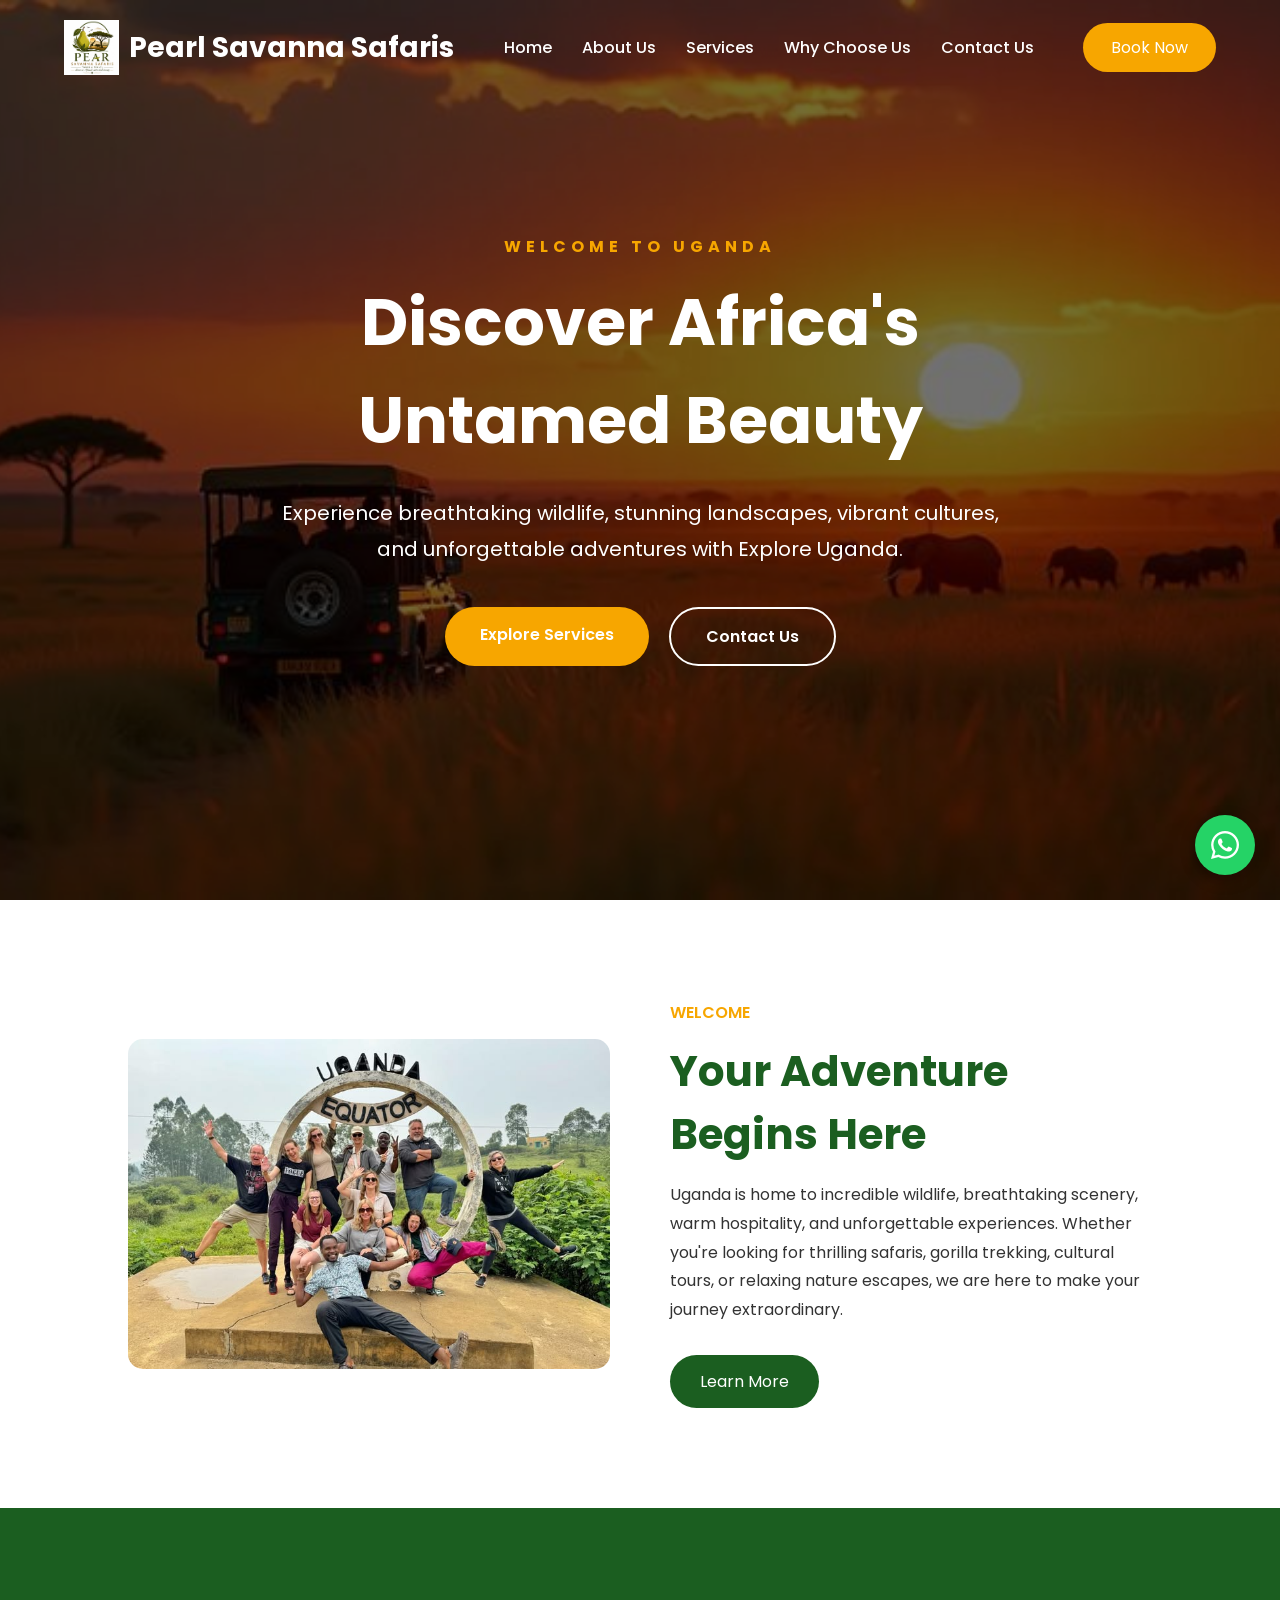
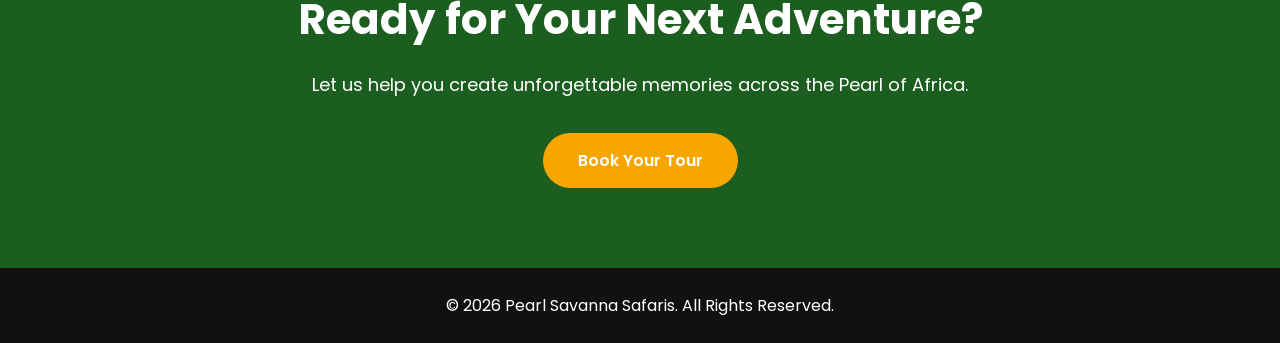
<file: index.html>
<!DOCTYPE html>
<html lang="en">
<head>
    <meta charset="UTF-8">
    <meta name="viewport" content="width=device-width, initial-scale=1.0">
    <title>Pearl Savanna Safaris | Home</title>

    <!-- Font Awesome -->
    <link rel="stylesheet" href="css/all.min.css">

    <!-- CSS -->
    <link rel="stylesheet" href="CSS/style.css">
</head>

<body>

    <!-- ================= NAVIGATION ================= -->

    <header>
        <nav class="navbar">

            <div class="logo">
                <img src="ASSETS/logoo.jpeg" alt="Explore Uganda Logo">
                <h2>Pearl Savanna Safaris</h2>
            </div>

            <ul class="nav-links">

                <li><a href="index.html" class="active">Home</a></li>

                <li><a href="about us.html">About Us</a></li>

                <li><a href="services.html">Services</a></li>

                <li><a href="why choose us.html">Why Choose Us</a></li>

                <li><a href="contact us.html">Contact Us</a></li>

            </ul>

            <a href="contact us.html" class="book-btn">Book Now</a>

        </nav>
    </header>

    <!-- ================= HERO ================= -->

    <section class="hero">

        <div class="overlay"></div>

        <div class="hero-content">

            <h4>WELCOME TO UGANDA</h4>

            <h1>Discover Africa's Untamed Beauty</h1>

            <p>
                Experience breathtaking wildlife, stunning landscapes,
                vibrant cultures, and unforgettable adventures with
                Explore Uganda.
            </p>

            <div class="hero-buttons">

                <a href="services.html" class="btn-primary">
                    Explore Services
                </a>

                <a href="contact us.html" class="btn-secondary">
                    Contact Us
                </a>

            </div>

        </div>

    </section>

    <!-- ================= WELCOME ================= -->

    <section class="welcome">

        <div class="welcome-container">

            <div class="welcome-image">

                <img src="ASSETS/welcome.jpg" alt="Welcome">

            </div>

            <div class="welcome-text">

                <span>WELCOME</span>

                <h2>Your Adventure Begins Here</h2>

                <p>
                    Uganda is home to incredible wildlife, breathtaking scenery,
                    warm hospitality, and unforgettable experiences. Whether you're
                    looking for thrilling safaris, gorilla trekking, cultural tours,
                    or relaxing nature escapes, we are here to make your journey
                    extraordinary.
                </p>

                <a href="about us.html" class="learn-btn">
                    Learn More
                </a>

            </div>

        </div>

    </section>

    <!-- ================= CALL TO ACTION ================= -->

    <section class="cta">

        <div class="cta-content">

            <h2>Ready for Your Next Adventure?</h2>

            <p>
                Let us help you create unforgettable memories across the Pearl of Africa.
            </p>

            <a href="contact us.html" class="cta-btn">
                Book Your Tour
            </a>

        </div>

    </section>

    <!-- ================= FOOTER ================= -->

    <footer>

        <p>
            © 2026 Pearl Savanna Safaris. All Rights Reserved.
        </p>

    </footer>
    <a href="https://wa.me/256785780633"
   class="whatsapp-float"
   target="_blank"
   aria-label="Chat with us on WhatsApp">

    <i class="fab fa-whatsapp"></i>

</body>
</html>
</file>
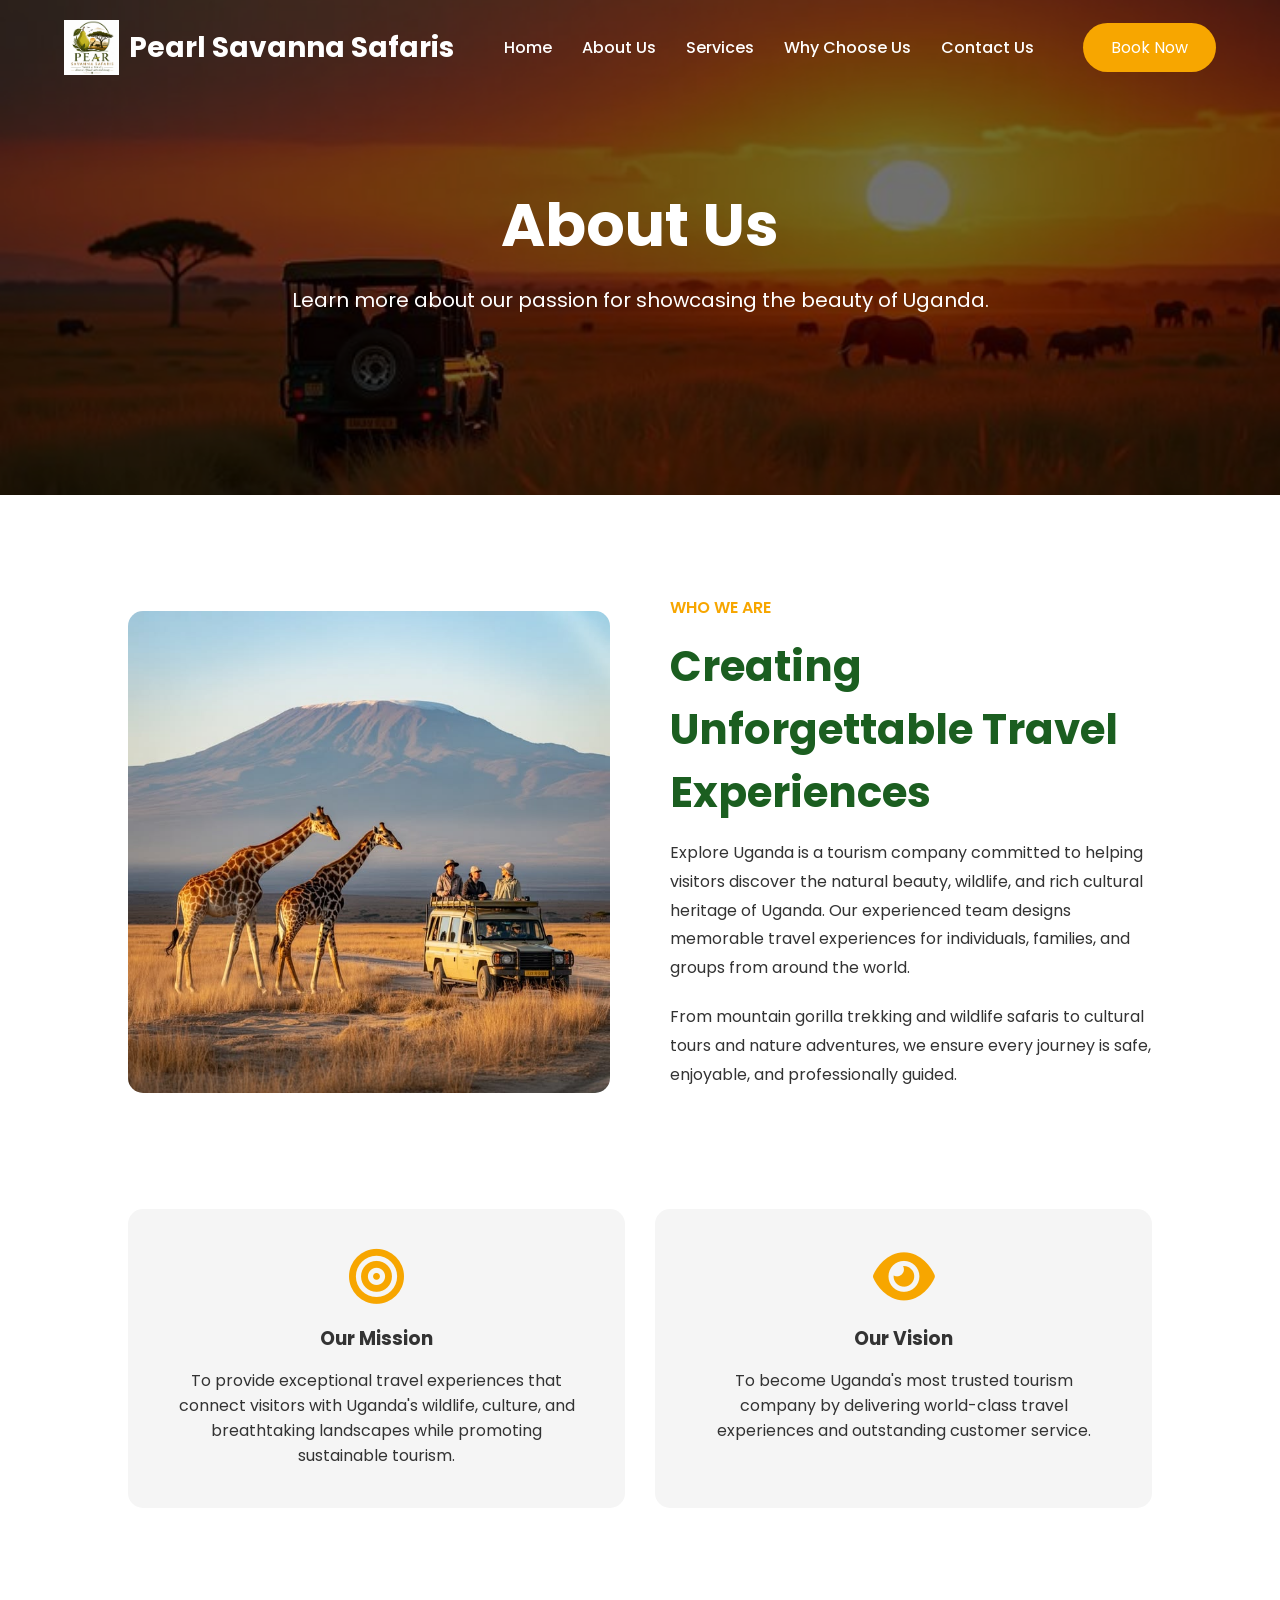
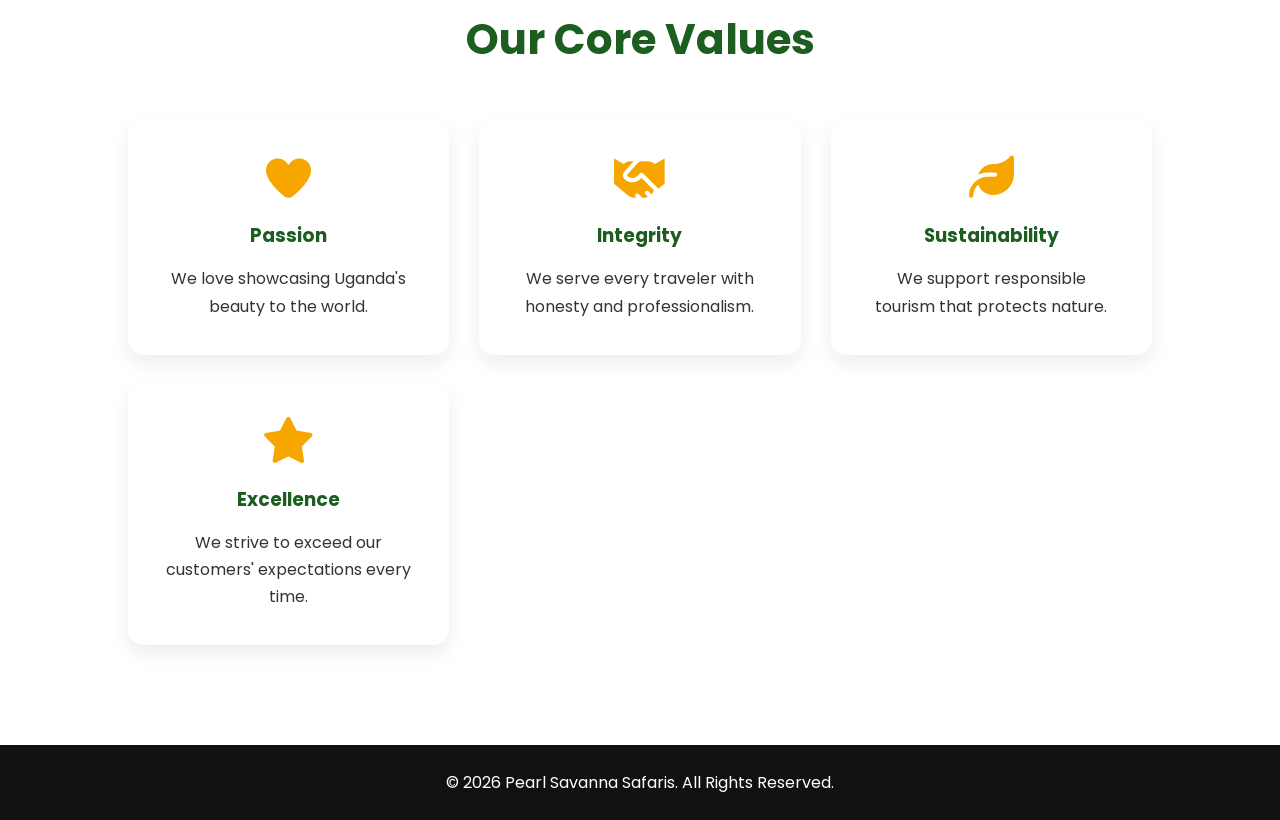
<file: about us.html>
<!DOCTYPE html>
<html lang="en">

<head>
    <meta charset="UTF-8">
    <meta name="viewport" content="width=device-width, initial-scale=1.0">
    <title>About Us | Pearl Savanna Safaris</title>

    <!-- Font Awesome -->
    <link rel="stylesheet" href="css/all.min.css">

    <!-- CSS -->
    <link rel="stylesheet" href="CSS/style.css">
</head>

<body>

    <!-- ================= NAVIGATION ================= -->

    <header>

        <nav class="navbar">

            <div class="logo">

                <img src="ASSETS/logoo.jpeg" alt="Explore Uganda Logo">

                <h2>Pearl Savanna Safaris</h2>

            </div>

            <ul class="nav-links">

                <li><a href="index.html">Home</a></li>

                <li><a href="about us.html" class="active">About Us</a></li>

                <li><a href="services.html">Services</a></li>

                <li><a href="why choose us.html">Why Choose Us</a></li>

                <li><a href="contact us.html">Contact Us</a></li>

            </ul>

            <a href="contact us.html" class="book-btn">Book Now</a>

        </nav>

    </header>

    <!-- ================= PAGE HERO ================= -->

    <section class="page-hero">

        <div class="overlay"></div>

        <div class="page-hero-content">

            <h1>About Us</h1>

            <p>Learn more about our passion for showcasing the beauty of Uganda.</p>

        </div>

    </section>

    <!-- ================= ABOUT ================= -->

    <section class="about-page">

        <div class="about-container">

            <div class="about-image">

                <img src="ASSETS/travel.jpg" alt="About Explore Uganda">

            </div>

            <div class="about-text">

                <span>WHO WE ARE</span>

                <h2>Creating Unforgettable Travel Experiences</h2>

                <p>
                    Explore Uganda is a tourism company committed to helping visitors discover the natural beauty, wildlife, and rich cultural heritage of Uganda. Our experienced team designs memorable travel experiences for individuals, families, and groups from around the world.
                </p>

                <p>
                    From mountain gorilla trekking and wildlife safaris to cultural tours and nature adventures, we ensure every journey is safe, enjoyable, and professionally guided.
                </p>

            </div>

        </div>

    </section>

    <!-- ================= MISSION & VISION ================= -->

    <section class="mission-vision">

        <div class="mv-card">

            <i class="fas fa-bullseye"></i>

            <h3>Our Mission</h3>

            <p>
                To provide exceptional travel experiences that connect visitors with Uganda's wildlife, culture, and breathtaking landscapes while promoting sustainable tourism.
            </p>

        </div>

        <div class="mv-card">

            <i class="fas fa-eye"></i>

            <h3>Our Vision</h3>

            <p>
                To become Uganda's most trusted tourism company by delivering world-class travel experiences and outstanding customer service.
            </p>

        </div>

    </section>

    <!-- ================= CORE VALUES ================= -->

    <section class="values">

        <h2>Our Core Values</h2>

        <div class="values-container">

            <div class="value-card">

                <i class="fas fa-heart"></i>

                <h3>Passion</h3>

                <p>We love showcasing Uganda's beauty to the world.</p>

            </div>

            <div class="value-card">

                <i class="fas fa-handshake"></i>

                <h3>Integrity</h3>

                <p>We serve every traveler with honesty and professionalism.</p>

            </div>

            <div class="value-card">

                <i class="fas fa-leaf"></i>

                <h3>Sustainability</h3>

                <p>We support responsible tourism that protects nature.</p>

            </div>

            <div class="value-card">

                <i class="fas fa-star"></i>

                <h3>Excellence</h3>

                <p>We strive to exceed our customers' expectations every time.</p>

            </div>

        </div>

    </section>

    <!-- ================= FOOTER ================= -->

    <footer>

        <p>© 2026 Pearl Savanna Safaris. All Rights Reserved.</p>

    </footer>

</body>

</html>
</file>
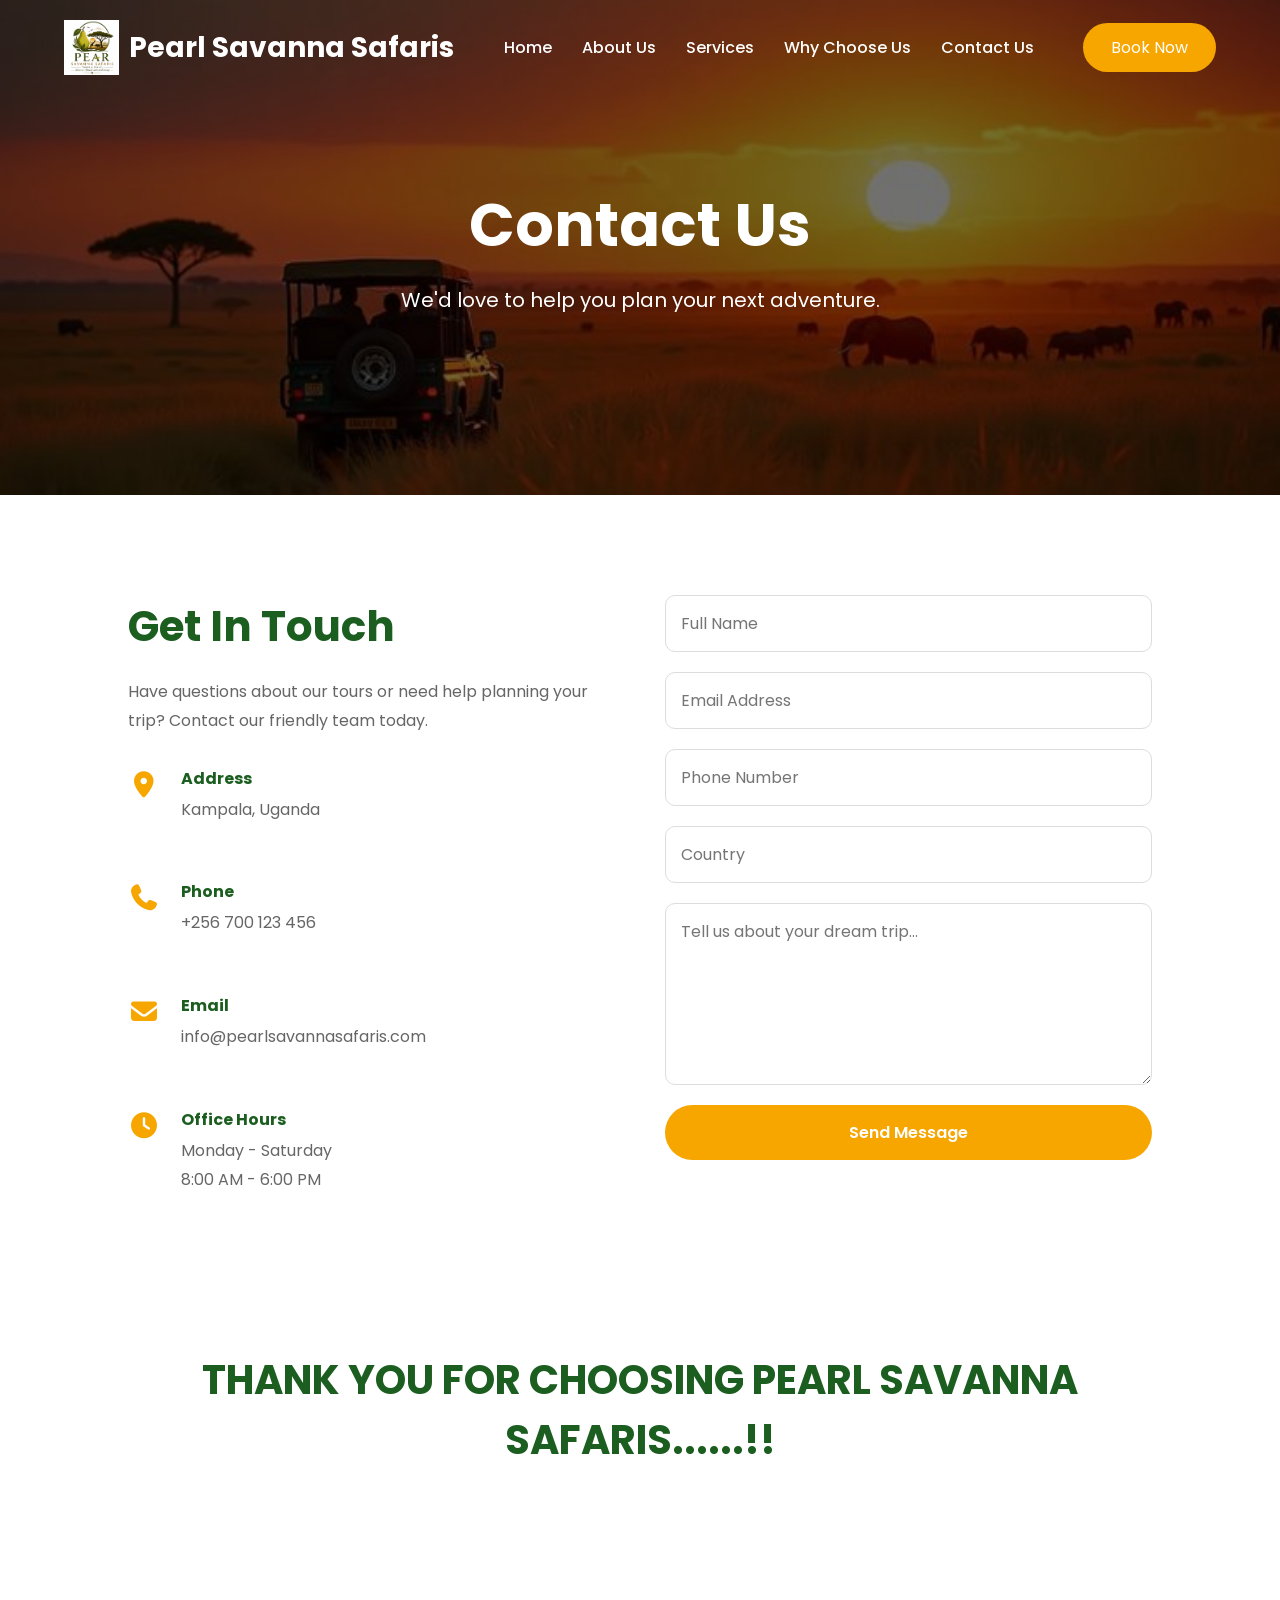
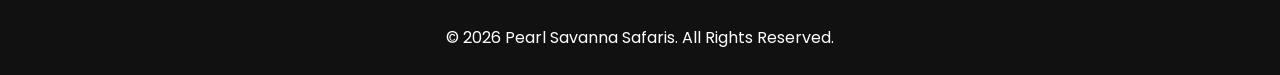
<file: contact us.html>
<!DOCTYPE html>
<html lang="en">

<head>
    <meta charset="UTF-8">
    <meta name="viewport" content="width=device-width, initial-scale=1.0">
    <title>Contact Us | Pearl Savanna Safaris</title>

    <!-- Font Awesome -->
    <link rel="stylesheet" href="css/all.min.css">

    <link rel="stylesheet" href="CSS/style.css">
</head>

<body>

    <!-- ================= NAVIGATION ================= -->

    <header>

        <nav class="navbar">

            <div class="logo">

                <img src="ASSETS/logoo.jpeg" alt="Logo">

                <h2>Pearl Savanna Safaris</h2>

            </div>

            <ul class="nav-links">

                <li><a href="index.html">Home</a></li>

                <li><a href="about us.html">About Us</a></li>

                <li><a href="services.html">Services</a></li>

                <li><a href="why choose us.html">Why Choose Us</a></li>

                <li><a href="contact us.html" class="active">Contact Us</a></li>

            </ul>

            <a href="#" class="book-btn">Book Now</a>

        </nav>

    </header>

    <!-- ================= HERO ================= -->

    <section class="page-hero contact-hero">

        <div class="overlay"></div>

        <div class="page-hero-content">

            <h1>Contact Us</h1>

            <p>We'd love to help you plan your next adventure.</p>

        </div>

    </section>

    <!-- ================= CONTACT ================= -->

    <section class="contact-section">

        <div class="contact-container">

            <!-- Contact Information -->

            <div class="contact-info">

                <h2>Get In Touch</h2>

                <p>
                    Have questions about our tours or need help planning your trip? Contact our friendly team today.
                </p>

                <div class="info-box">

                    <i class="fas fa-map-marker-alt"></i>

                    <div>

                        <h4>Address</h4>

                        <p>Kampala, Uganda</p>

                    </div>

                </div>

                <div class="info-box">

                    <i class="fas fa-phone"></i>

                    <div>

                        <h4>Phone</h4>

                        <p>+256 700 123 456</p>

                    </div>

                </div>

                <div class="info-box">

                    <i class="fas fa-envelope"></i>

                    <div>

                        <h4>Email</h4>

                        <p>info@pearlsavannasafaris.com</p>

                    </div>

                </div>

                <div class="info-box">

                    <i class="fas fa-clock"></i>

                    <div>

                        <h4>Office Hours</h4>

                        <p>Monday - Saturday<br>8:00 AM - 6:00 PM</p>

                    </div>

                </div>

            </div>

            <!-- Contact Form -->

            <div class="contact-form">

                <form>

                    <input type="text" placeholder="Full Name" required>

                    <input type="email" placeholder="Email Address" required>

                    <input type="tel" placeholder="Phone Number">

                    <input type="text" placeholder="Country">

                    <textarea rows="6" placeholder="Tell us about your dream trip..." required></textarea>

                    <button type="submit">Send Message</button>

                </form>

            </div>

        </div>

    </section>

    <!-- ================= MAP ================= -->

    <section class="map-section">

        <h2>THANK YOU FOR CHOOSING PEARL SAVANNA SAFARIS......!!</h2>

        <!--<div class="map-placeholder">

            <img src="images/map-placeholder.jpg" alt="Google Map">

        </div> -->

    </section>

    <!-- ================= FOOTER ================= -->

    <footer>

        <p>© 2026 Pearl Savanna Safaris. All Rights Reserved.</p>

    </footer>

</body>

</html>
</file>
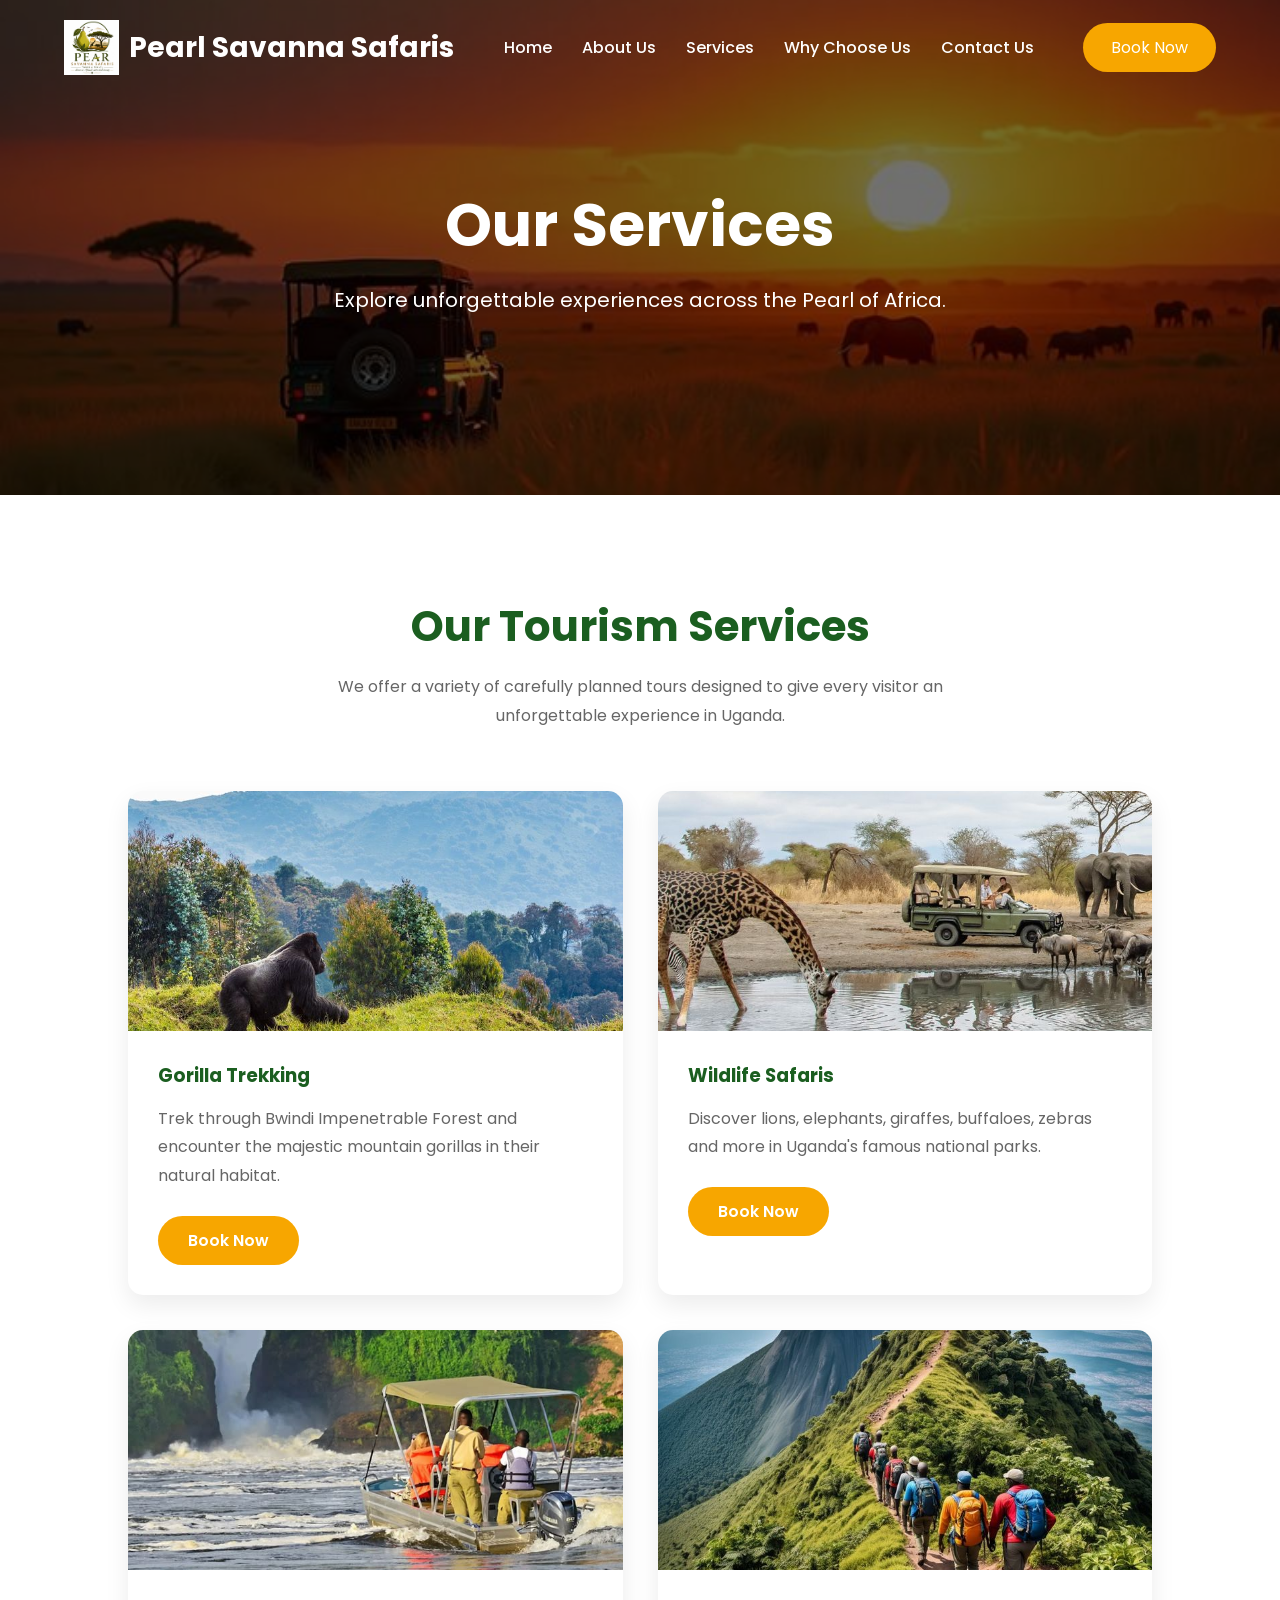
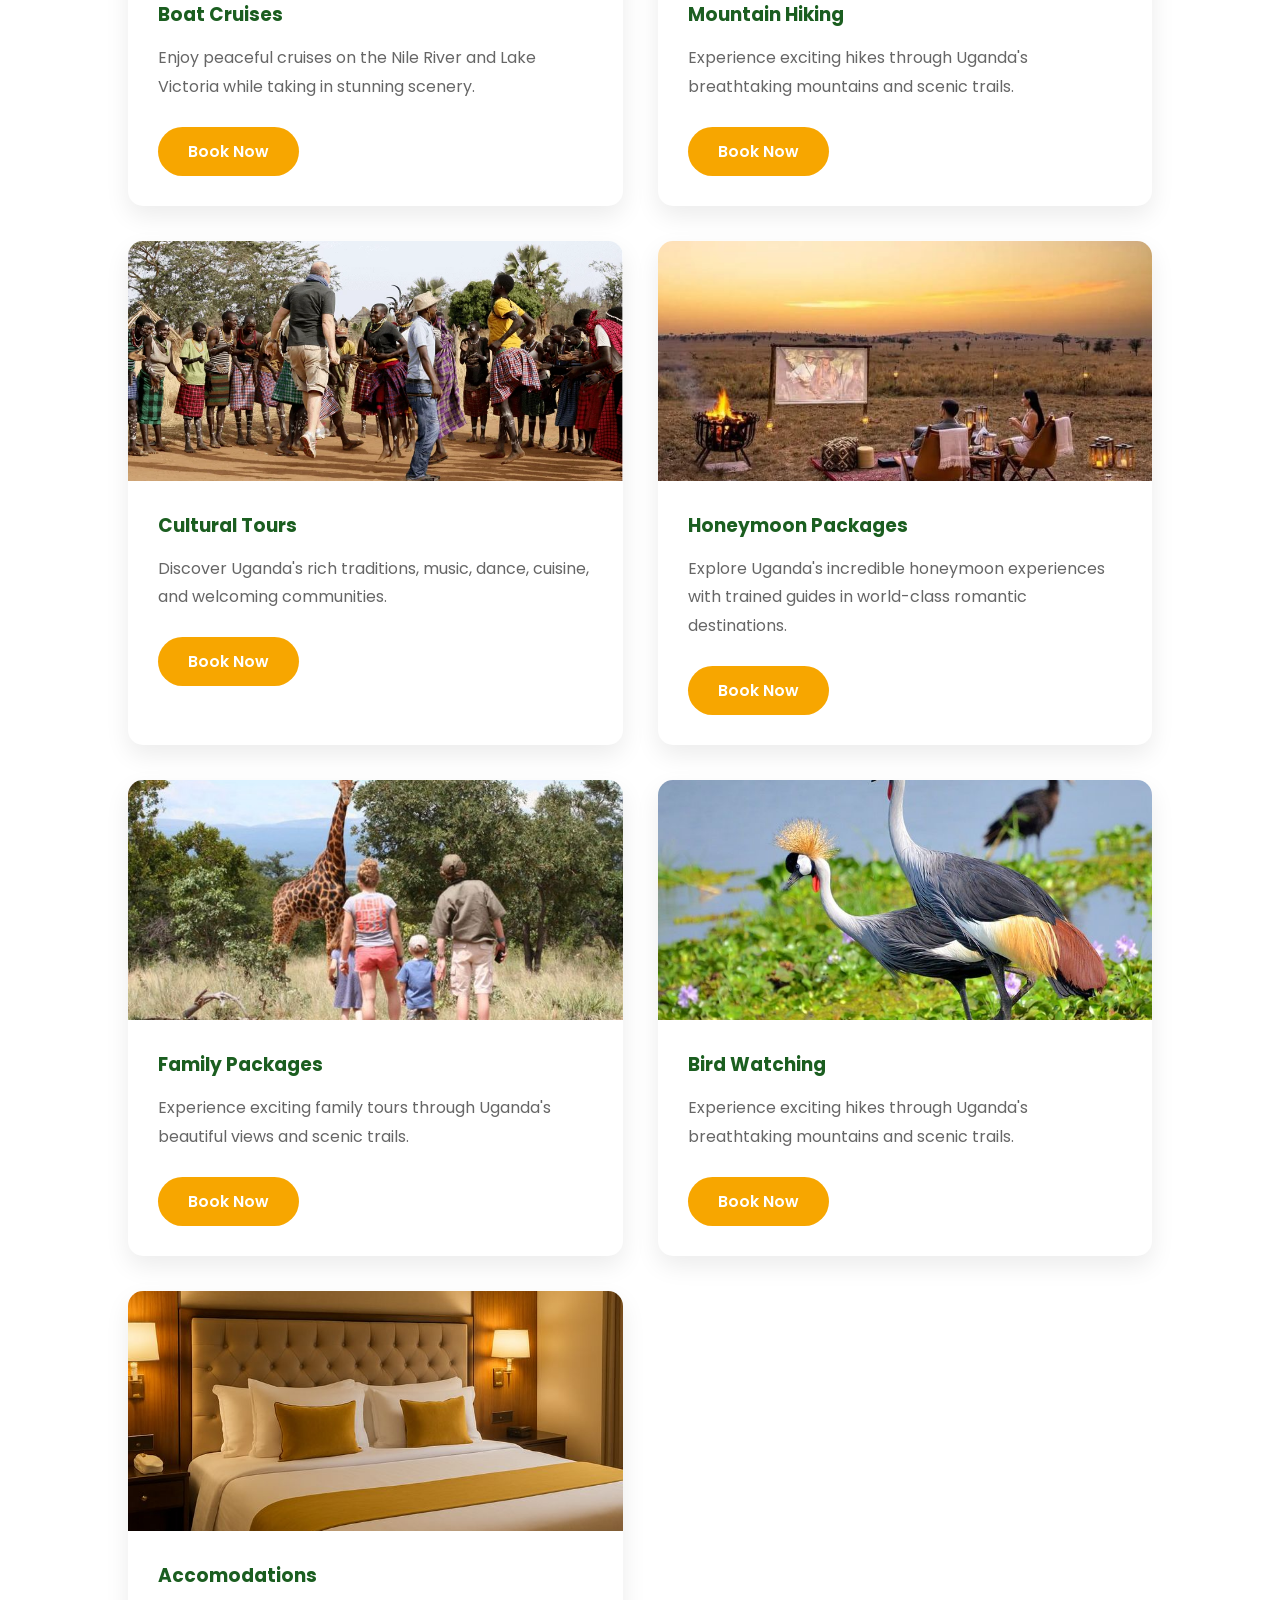
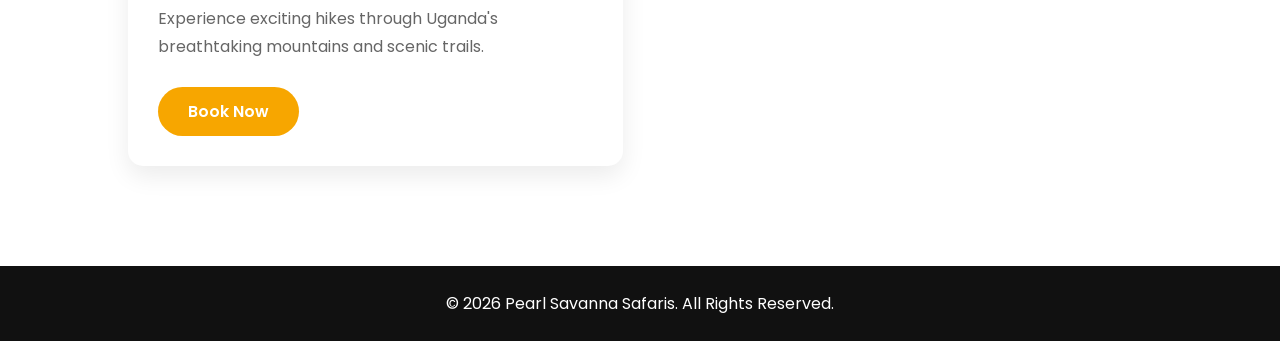
<file: services.html>
<!DOCTYPE html>
<html lang="en">

<head>
    <meta charset="UTF-8">
    <meta name="viewport" content="width=device-width, initial-scale=1.0">
    <title>Services | Pearl Savanna Safaris</title>

    <!-- Font Awesome -->
    <link rel="stylesheet" href="css/all.min.css">

    <!-- CSS -->
    <link rel="stylesheet" href="CSS/style.css">
</head>

<body>

    <!-- ================= NAVIGATION ================= -->

    <header>

        <nav class="navbar">

            <div class="logo">

                <img src="ASSETS/logoo.jpeg" alt="Explore Uganda Logo">

                <h2>Pearl Savanna Safaris</h2>

            </div>

            <ul class="nav-links">

                <li><a href="index.html">Home</a></li>

                <li><a href="about us.html">About Us</a></li>

                <li><a href="services.html" class="active">Services</a></li>

                <li><a href="why choose us.html">Why Choose Us</a></li>

                <li><a href="contact us.html">Contact Us</a></li>

            </ul>

            <a href="contact us.html" class="book-btn">Book Now</a>

        </nav>

    </header>

    <!-- ================= PAGE HERO ================= -->

    <section class="page-hero services-hero">

        <div class="overlay"></div>

        <div class="page-hero-content">

            <h1>Our Services</h1>

            <p>Explore unforgettable experiences across the Pearl of Africa.</p>

        </div>

    </section>

    <!-- ================= SERVICES ================= -->

    <section class="services-page">

        <div class="section-heading">

            <h2>Our Tourism Services</h2>

            <p>
                We offer a variety of carefully planned tours designed to give every visitor an unforgettable experience in Uganda.
            </p>

        </div>

        <div class="services-grid">

            <div class="service-card">

                <img src="ASSETS/gorila.jpg" alt="Gorilla Trekking">

                <div class="service-info">

                    <h3>Gorilla Trekking</h3>

                    <p>
                        Trek through Bwindi Impenetrable Forest and encounter the majestic mountain gorillas in their natural habitat.
                    </p>

                    <a href="contact us.html" class="service-btn">Book Now</a>

                </div>

            </div>

            <div class="service-card">

                <img src="ASSETS/safaris.jpg" alt="Wildlife Safari">

                <div class="service-info">

                    <h3>Wildlife Safaris</h3>

                    <p>
                        Discover lions, elephants, giraffes, buffaloes, zebras and more in Uganda's famous national parks.
                    </p>

                    <a href="contact us.html" class="service-btn">Book Now</a>

                </div>

            </div>

            <div class="service-card">

                <img src="ASSETS/boat1.jpg" alt="Boat Cruise">

                <div class="service-info">

                    <h3>Boat Cruises</h3>

                    <p>
                        Enjoy peaceful cruises on the Nile River and Lake Victoria while taking in stunning scenery.
                    </p>

                    <a href="contact us.html" class="service-btn">Book Now</a>

                </div>

            </div>

            <div class="service-card">

                <img src="ASSETS/hiking.jpg" alt="Mountain Hiking">

                <div class="service-info">

                    <h3>Mountain Hiking</h3>

                    <p>
                        Experience exciting hikes through Uganda's breathtaking mountains and scenic trails.
                    </p>

                    <a href="contact us.html" class="service-btn">Book Now</a>

                </div>

            </div>

            <div class="service-card">

                <img src="ASSETS/culture.webp" alt="Cultural Tours">

                <div class="service-info">

                    <h3>Cultural Tours</h3>

                    <p>
                        Discover Uganda's rich traditions, music, dance, cuisine, and welcoming communities.
                    </p>

                    <a href="contact us.html" class="service-btn">Book Now</a>

                </div>

            </div>

            <div class="service-card">

                <img src="ASSETS/honeymoon.jpg" alt="Honeymoon">

                <div class="service-info">

                    <h3>Honeymoon Packages</h3>

                    <p>
                        Explore Uganda's incredible honeymoon experiences with trained guides in world-class romantic destinations.
                    </p>

                    <a href="contact us.html" class="service-btn">Book Now</a>

                </div>

            </div>
            <div class="service-card">

                <img src="ASSETS/family.jpg" alt="family">

                <div class="service-info">

                    <h3>Family Packages</h3>

                    <p>
                        Experience exciting family tours through Uganda's beautiful views and scenic trails.
                    </p>

                    <a href="contact us.html" class="service-btn">Book Now</a>

                </div>

            </div>
            <div class="service-card">

                <img src="ASSETS/bird1.jpg" alt="bird">

                <div class="service-info">

                    <h3>Bird Watching</h3>

                    <p>
                        Experience exciting hikes through Uganda's breathtaking mountains and scenic trails.
                    </p>

                    <a href="contact us.html" class="service-btn">Book Now</a>

                </div>

            </div>
            <div class="service-card">

                <img src="ASSETS/accomo.jpg" alt="Accomodations">

                <div class="service-info">

                    <h3>Accomodations</h3>

                    <p>
                        Experience exciting hikes through Uganda's breathtaking mountains and scenic trails.
                    </p>

                    <a href="contact us.html" class="service-btn">Book Now</a>

                </div>

            </div>

        </div>

    </section>

    <!-- ================= FOOTER ================= -->

    <footer>

        <p>© 2026 Pearl Savanna Safaris. All Rights Reserved.</p>

    </footer>

</body>

</html>
</file>
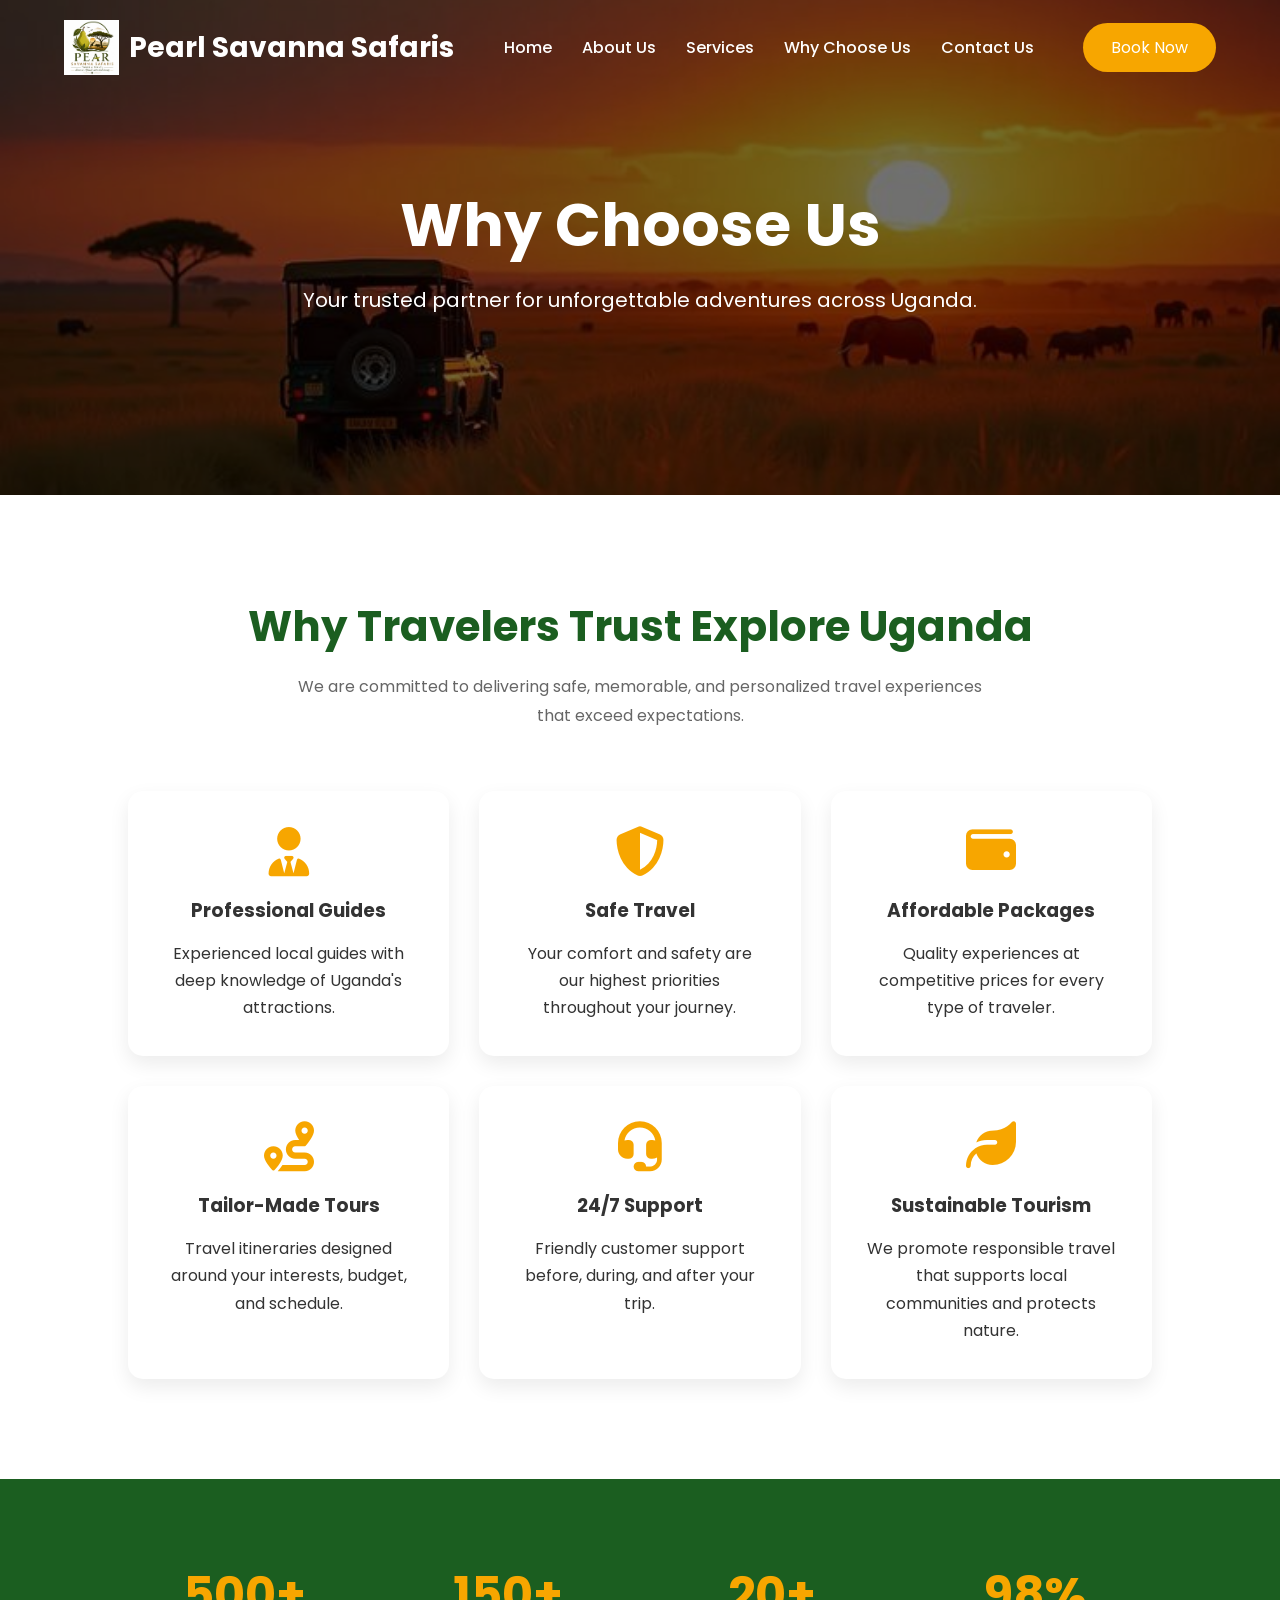
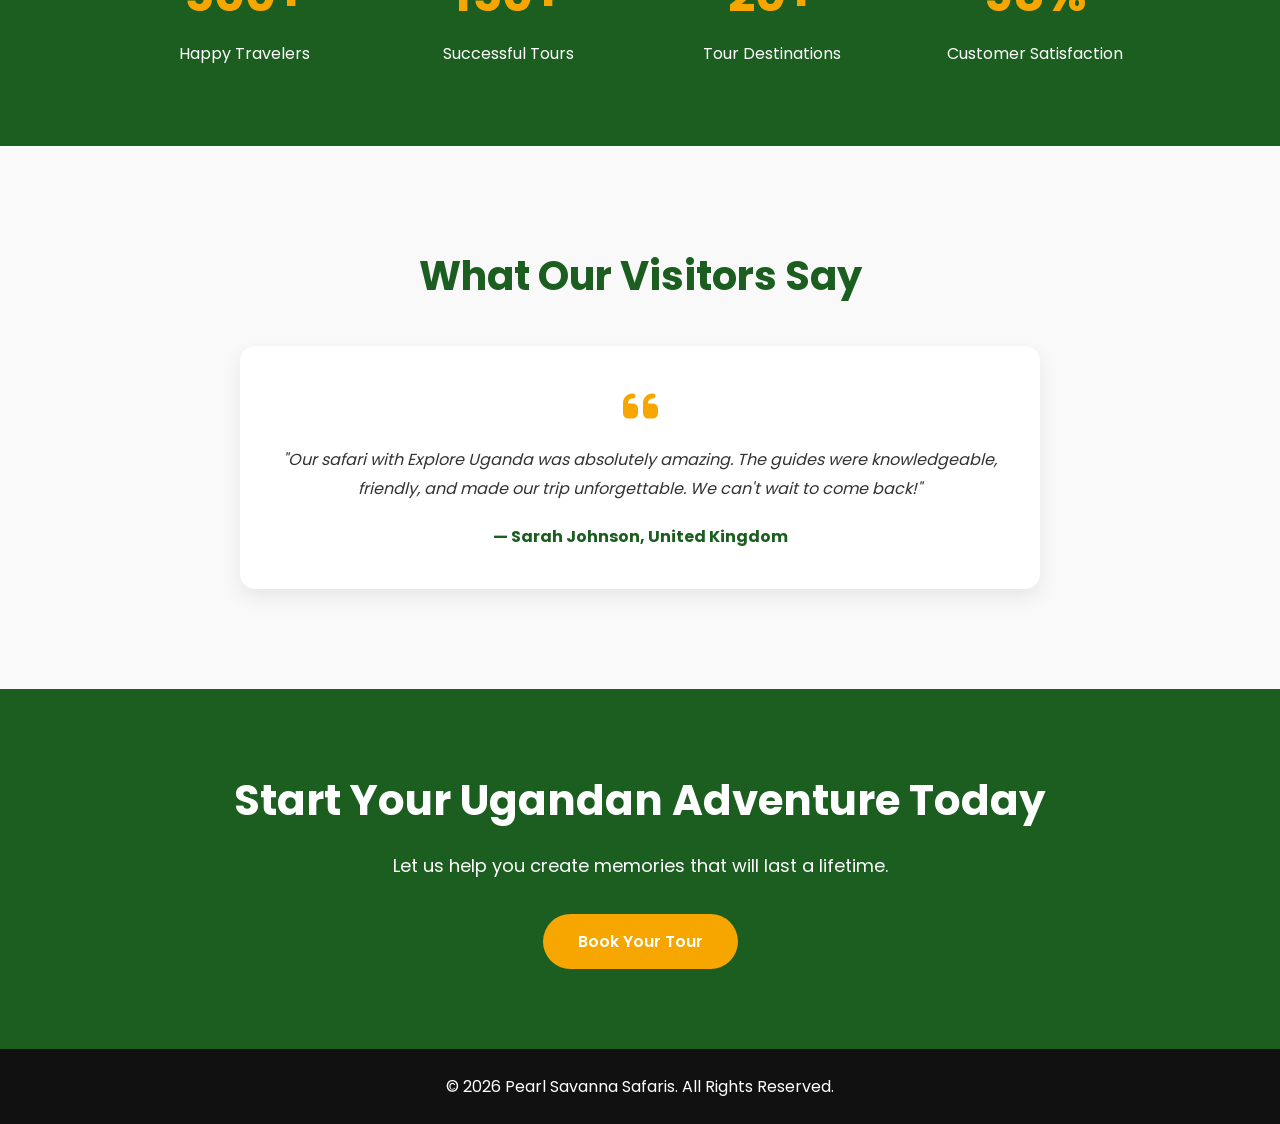
<file: why choose us.html>
<!DOCTYPE html>
<html lang="en">

<head>
    <meta charset="UTF-8">
    <meta name="viewport" content="width=device-width, initial-scale=1.0">
    <title>Why Choose Us | Pearl Savanna Safaris</title>

    <!-- Font Awesome -->
    <link rel="stylesheet" href="css/all.min.css">

    <!-- CSS -->
    <link rel="stylesheet" href="CSS/style.css">
</head>

<body>

    <!-- ================= NAVIGATION ================= -->

    <header>

        <nav class="navbar">

            <div class="logo">

                <img src="ASSETS/logoo.jpeg" alt="Logo">

                <h2>Pearl Savanna Safaris</h2>

            </div>

            <ul class="nav-links">

                <li><a href="index.html">Home</a></li>

                <li><a href="about us.html">About Us</a></li>

                <li><a href="services.html">Services</a></li>

                <li><a href="why choose us.html" class="active">Why Choose Us</a></li>

                <li><a href="contact us.html">Contact Us</a></li>

            </ul>

            <a href="contact us.html" class="book-btn">Book Now</a>

        </nav>

    </header>

    <!-- ================= HERO ================= -->

    <section class="page-hero why-hero">

        <div class="overlay"></div>

        <div class="page-hero-content">

            <h1>Why Choose Us</h1>

            <p>Your trusted partner for unforgettable adventures across Uganda.</p>

        </div>

    </section>

    <!-- ================= FEATURES ================= -->

    <section class="why-section">

        <div class="section-heading">

            <h2>Why Travelers Trust Explore Uganda</h2>

            <p>
                We are committed to delivering safe, memorable, and personalized travel experiences that exceed expectations.
            </p>

        </div>

        <div class="why-grid">

            <div class="why-card">
                <i class="fas fa-user-tie"></i>
                <h3>Professional Guides</h3>
                <p>Experienced local guides with deep knowledge of Uganda's attractions.</p>
            </div>

            <div class="why-card">
                <i class="fas fa-shield-alt"></i>
                <h3>Safe Travel</h3>
                <p>Your comfort and safety are our highest priorities throughout your journey.</p>
            </div>

            <div class="why-card">
                <i class="fas fa-wallet"></i>
                <h3>Affordable Packages</h3>
                <p>Quality experiences at competitive prices for every type of traveler.</p>
            </div>

            <div class="why-card">
                <i class="fas fa-route"></i>
                <h3>Tailor-Made Tours</h3>
                <p>Travel itineraries designed around your interests, budget, and schedule.</p>
            </div>

            <div class="why-card">
                <i class="fas fa-headset"></i>
                <h3>24/7 Support</h3>
                <p>Friendly customer support before, during, and after your trip.</p>
            </div>

            <div class="why-card">
                <i class="fas fa-leaf"></i>
                <h3>Sustainable Tourism</h3>
                <p>We promote responsible travel that supports local communities and protects nature.</p>
            </div>

        </div>

    </section>

    <!-- ================= STATISTICS ================= -->

    <section class="statistics">

        <div class="stat-item">
            <h2>500+</h2>
            <p>Happy Travelers</p>
        </div>

        <div class="stat-item">
            <h2>150+</h2>
            <p>Successful Tours</p>
        </div>

        <div class="stat-item">
            <h2>20+</h2>
            <p>Tour Destinations</p>
        </div>

        <div class="stat-item">
            <h2>98%</h2>
            <p>Customer Satisfaction</p>
        </div>

    </section>

    <!-- ================= TESTIMONIAL ================= -->

    <section class="testimonial">

        <h2>What Our Visitors Say</h2>

        <div class="testimonial-card">

            <i class="fas fa-quote-left"></i>

            <p>
                "Our safari with Explore Uganda was absolutely amazing. The guides were knowledgeable, friendly, and made our trip unforgettable. We can't wait to come back!"
            </p>

            <h4>— Sarah Johnson, United Kingdom</h4>

        </div>

    </section>

    <!-- ================= CALL TO ACTION ================= -->

    <section class="cta">

        <div class="cta-content">

            <h2>Start Your Ugandan Adventure Today</h2>

            <p>
                Let us help you create memories that will last a lifetime.
            </p>

            <a href="contact us.html" class="cta-btn">Book Your Tour</a>

        </div>

    </section>

    <!-- ================= FOOTER ================= -->

    <footer>

        <p>© 2026 Pearl Savanna Safaris. All Rights Reserved.</p>

    </footer>

</body>
</html>
</file>
<file: CSS/style.css>
/* ==========================
GENERAL
========================== */

@font-face{
    font-family:'Poppins';
    src:url('../fonts/poppins/Poppins-Regular.ttf');
}

@font-face{
    font-family:'Poppins';
    src:url('../fonts/poppins/Poppins-Light.ttf');
    font-weight:300;
}

@font-face{
    font-family:'Poppins';
    src:url('../fonts/poppins/Poppins-Medium.ttf');
    font-weight:500;
}

@font-face{
    font-family:'Poppins';
    src:url('../fonts/poppins/Poppins-SemiBold.ttf');
    font-weight:600;
}

@font-face{
    font-family:'Poppins';
    src:url('../fonts/poppins/Poppins-Bold.ttf');
    font-weight:700;
}

@font-face{
    font-family:'Poppins';
    src:url('../fonts/poppins/Poppins-ExtraBold.ttf');
    font-weight:800;
}
*{
    margin:0;
    padding:0;
    box-sizing:border-box;
    font-family:'Poppins',sans-serif;
}

html{
    scroll-behavior:smooth;
}

body{
    font-family:'Poppins',sans-serif;
    color:#333;
    background:#fff;
}

img{
    width:100%;
    display:block;
}

a{
    text-decoration:none;
}

ul{
    list-style:none;
}

/* ==========================
NAVIGATION
========================== */

header{
    position:absolute;
    width:100%;
    top:0;
    left:0;
    z-index:1000;
}

.navbar{
    width:90%;
    margin:auto;
    padding:20px 0;
    display:flex;
    justify-content:space-between;
    align-items:center;
}

.logo{
    display:flex;
    align-items:center;
    gap:10px;
}

.logo img{
    width:55px;
}

.logo h2{
    color:#fff;
    font-size:28px;
}

.nav-links{
    display:flex;
    gap:30px;
}

.nav-links a{
    color:#fff;
    font-weight:500;
    transition:.3s;
}

.nav-links a:hover,
.active{
    color:#F7A600;
}

.book-btn{
    background:#F7A600;
    color:#fff;
    padding:12px 28px;
    border-radius:40px;
    transition:.3s;
}

.book-btn:hover{
    background:#1B5E20;
}

/* ==========================
HERO
========================== */

.hero{
    height:100vh;
    background:url("../ASSETS/banner2.jpg") center/cover;
    display:flex;
    justify-content:center;
    align-items:center;
    text-align:center;
    position:relative;
}

.overlay{
    position:absolute;
    inset:0;
    background:rgba(0,0,0,.55);
}

.hero-content{
    position:relative;
    color:#fff;
    max-width:800px;
    padding:20px;
}

.hero-content h4{
    color:#F7A600;
    letter-spacing:5px;
    margin-bottom:15px;
}

.hero-content h1{
    font-size:65px;
    margin-bottom:25px;
}

.hero-content p{
    font-size:20px;
    line-height:1.8;
    margin-bottom:40px;
}

.hero-buttons{
    display:flex;
    justify-content:center;
    gap:20px;
}

.btn-primary,
.btn-secondary{
    padding:15px 35px;
    border-radius:40px;
    font-weight:600;
    transition:.3s;
}

.btn-primary{
    background:#F7A600;
    color:#fff;
}

.btn-primary:hover{
    background:#1B5E20;
}

.btn-secondary{
    border:2px solid #fff;
    color:#fff;
}

.btn-secondary:hover{
    background:#fff;
    color:#333;
}

/* ==========================
WELCOME
========================== */

.welcome{
    padding:100px 10%;
}

.welcome-container{
    display:flex;
    align-items:center;
    gap:60px;
    flex-wrap:wrap;
}

.welcome-image,
.welcome-text{
    flex:1;
}

.welcome-image img{
    border-radius:15px;
}

.welcome-text span{
    color:#F7A600;
    font-weight:600;
}

.welcome-text h2{
    font-size:42px;
    color:#1B5E20;
    margin:15px 0;
}

.welcome-text p{
    line-height:1.8;
    margin-bottom:30px;
}

.learn-btn{
    display:inline-block;
    background:#1B5E20;
    color:#fff;
    padding:14px 30px;
    border-radius:40px;
}

.learn-btn:hover{
    background:#F7A600;
}

/* ==========================
CALL TO ACTION
========================== */

.cta{
    background:#1B5E20;
    color:#fff;
    text-align:center;
    padding:80px 20px;
}

.cta h2{
    font-size:42px;
    margin-bottom:20px;
}

.cta p{
    margin-bottom:35px;
    font-size:18px;
}

.cta-btn{
    display:inline-block;
    background:#F7A600;
    color:#fff;
    padding:15px 35px;
    border-radius:40px;
    font-weight:600;
}

.cta-btn:hover{
    background:#fff;
    color:#1B5E20;
}

/* ==========================
FOOTER
========================== */

footer{
    background:#111;
    color:#fff;
    text-align:center;
    padding:25px;
}

/* ==========================
RESPONSIVE
========================== */

@media(max-width:900px){

    .navbar{
        flex-direction:column;
        gap:20px;
    }

    .nav-links{
        flex-wrap:wrap;
        justify-content:center;
    }

    .hero-content h1{
        font-size:45px;
    }

    .hero-buttons{
        flex-direction:column;
        align-items:center;
    }

    .welcome-container{
        flex-direction:column;
    }

    .welcome-text{
        text-align:center;
    }
}
/* ==========================
PAGE HERO
========================== */

.page-hero{
    height:55vh;
    background:url("../ASSETS/banner2.jpg") center/cover;
    display:flex;
    justify-content:center;
    align-items:center;
    text-align:center;
    position:relative;
}

.page-hero-content{
    position:relative;
    z-index:2;
    color:#fff;
}

.page-hero-content h1{
    font-size:60px;
    margin-bottom:15px;
}

.page-hero-content p{
    font-size:20px;
}

/* ==========================
ABOUT PAGE
========================== */

.about-page{
    padding:100px 10%;
}

.about-container{
    display:flex;
    align-items:center;
    gap:60px;
    flex-wrap:wrap;
}

.about-image,
.about-text{
    flex:1;
}

.about-image img{
    border-radius:15px;
}

.about-text span{
    color:#F7A600;
    font-weight:600;
}

.about-text h2{
    color:#1B5E20;
    font-size:42px;
    margin:15px 0;
}

.about-text p{
    line-height:1.8;
    margin-bottom:20px;
}

/* ==========================
MISSION & VISION
========================== */

.mission-vision{
    padding:0 10% 100px;
    display:grid;
    grid-template-columns:repeat(auto-fit,minmax(320px,1fr));
    gap:30px;
}

.mv-card{
    background:#f5f5f5;
    padding:40px;
    text-align:center;
    border-radius:15px;
    transition:.3s;
}

.mv-card:hover{
    background:#1B5E20;
    color:#fff;
}

.mv-card i{
    font-size:55px;
    color:#F7A600;
    margin-bottom:20px;
}

.mv-card h3{
    margin-bottom:15px;
}

/* ==========================
CORE VALUES
========================== */

.values{
    padding:0 10% 100px;
    text-align:center;
}

.values h2{
    font-size:42px;
    color:#1B5E20;
    margin-bottom:50px;
}

.values-container{
    display:grid;
    grid-template-columns:repeat(auto-fit,minmax(250px,1fr));
    gap:30px;
}

.value-card{
    background:#fff;
    padding:35px;
    border-radius:15px;
    box-shadow:0 8px 20px rgba(0,0,0,.08);
    transition:.3s;
}

.value-card:hover{
    transform:translateY(-10px);
}

.value-card i{
    font-size:45px;
    color:#F7A600;
    margin-bottom:20px;
}

.value-card h3{
    color:#1B5E20;
    margin-bottom:15px;
}

.value-card p{
    line-height:1.7;
}

@media(max-width:900px){

    .about-container{
        flex-direction:column;
    }

    .about-text{
        text-align:center;
    }

    .page-hero-content h1{
        font-size:42px;
    }

}

/* ==========================
SERVICES PAGE
========================== */

.services-hero{
    background:url("../ASSETS/banner2.jpg") center/cover;
}

.services-page{
    padding:100px 10%;
}

.section-heading{
    text-align:center;
    margin-bottom:60px;
}

.section-heading h2{
    font-size:42px;
    color:#1B5E20;
    margin-bottom:15px;
}

.section-heading p{
    max-width:700px;
    margin:auto;
    line-height:1.8;
    color:#666;
}

.services-grid{
    display:grid;
    grid-template-columns:repeat(auto-fit,minmax(320px,1fr));
    gap:35px;
}

.service-card{
    background:#fff;
    border-radius:15px;
    overflow:hidden;
    box-shadow:0 10px 25px rgba(0,0,0,.08);
    transition:.3s;
}

.service-card:hover{
    transform:translateY(-10px);
}

.service-card img{
    height:240px;
    object-fit:cover;
}

.service-info{
    padding:30px;
}

.service-info h3{
    color:#1B5E20;
    margin-bottom:15px;
}

.service-info p{
    line-height:1.8;
    color:#666;
    margin-bottom:25px;
}

.service-btn{
    display:inline-block;
    background:#F7A600;
    color:#fff;
    padding:12px 30px;
    border-radius:30px;
    transition:.3s;
    font-weight:600;
}

.service-btn:hover{
    background:#1B5E20;
}

/* ==========================
WHY CHOOSE US PAGE
========================== */

.why-hero{
    background:url("../ASSETS/banner2.jpg") center/cover;
}

.why-section{
    padding:100px 10%;
}

.why-grid{
    display:grid;
    grid-template-columns:repeat(auto-fit,minmax(280px,1fr));
    gap:30px;
    margin-top:50px;
}

.why-card{
    background:#fff;
    padding:35px;
    text-align:center;
    border-radius:15px;
    box-shadow:0 8px 20px rgba(0,0,0,.08);
    transition:.3s;
}

.why-card:hover{
    background:#1B5E20;
    color:#fff;
    transform:translateY(-10px);
}

.why-card i{
    font-size:50px;
    color:#F7A600;
    margin-bottom:20px;
}

.why-card h3{
    margin-bottom:15px;
}

.why-card p{
    line-height:1.7;
}

.statistics{
    background:#1B5E20;
    color:#fff;
    padding:80px 10%;
    display:grid;
    grid-template-columns:repeat(auto-fit,minmax(200px,1fr));
    gap:30px;
    text-align:center;
}

.stat-item h2{
    font-size:48px;
    color:#F7A600;
}

.stat-item p{
    margin-top:10px;
}

.testimonial{
    padding:100px 10%;
    text-align:center;
    background:#f9f9f9;
}

.testimonial h2{
    color:#1B5E20;
    margin-bottom:40px;
    font-size:40px;
}

.testimonial-card{
    max-width:800px;
    margin:auto;
    background:#fff;
    padding:40px;
    border-radius:15px;
    box-shadow:0 8px 20px rgba(0,0,0,.08);
}

.testimonial-card i{
    font-size:40px;
    color:#F7A600;
    margin-bottom:20px;
}

.testimonial-card p{
    font-style:italic;
    line-height:1.8;
    margin-bottom:20px;
}

.testimonial-card h4{
    color:#1B5E20;
}

/* ==========================
CONTACT PAGE
========================== */

.contact-hero{
    background:url("../ASSETS/banner2.jpg") center/cover;
}

.contact-section{
    padding:100px 10%;
}

.contact-container{
    display:grid;
    grid-template-columns:1fr 1fr;
    gap:50px;
}

.contact-info h2{
    font-size:42px;
    color:#1B5E20;
    margin-bottom:20px;
}

.contact-info p{
    color:#666;
    line-height:1.8;
    margin-bottom:30px;
}

.info-box{
    display:flex;
    gap:20px;
    margin-bottom:25px;
    align-items:flex-start;
}

.info-box i{
    font-size:26px;
    color:#F7A600;
    margin-top:5px;
}

.info-box h4{
    color:#1B5E20;
    margin-bottom:5px;
}

.contact-form form{
    display:flex;
    flex-direction:column;
    gap:20px;
}

.contact-form input,
.contact-form textarea{
    padding:15px;
    border:1px solid #ddd;
    border-radius:10px;
    font-size:16px;
    font-family:'Poppins',sans-serif;
}

.contact-form input:focus,
.contact-form textarea:focus{
    outline:none;
    border-color:#1B5E20;
}

.contact-form button{
    background:#F7A600;
    color:#fff;
    border:none;
    padding:15px;
    border-radius:30px;
    cursor:pointer;
    font-size:16px;
    font-weight:600;
    transition:.3s;
}

.contact-form button:hover{
    background:#1B5E20;
}

.map-section{
    padding:0 10% 100px;
    text-align:center;
}

.map-section h2{
    color:#1B5E20;
    margin-bottom:30px;
    font-size:40px;
}

.map-placeholder img{
    width:100%;
    border-radius:15px;
    box-shadow:0 8px 20px rgba(0,0,0,.08);
}
.whatsapp-float{

    position:fixed;
    bottom:25px;
    right:25px;

    width:60px;
    height:60px;

    background:#25D366;
    color:#fff;

    border-radius:50%;

    display:flex;
    justify-content:center;
    align-items:center;

    font-size:32px;

    text-decoration:none;

    box-shadow:0 5px 15px rgba(0,0,0,.3);

    transition:.3s;

    z-index:9999;

}

.whatsapp-float:hover{

    transform:scale(1.1);

    background:#20b954;

}

@media(max-width:900px){
    header{
        position:relative;
        background:#1B5E20;
    }

    .navbar{
        flex-direction:column;
        justify-content:center;
        align-items:center;
        gap:15px;
        padding:20px;
    }

    .logo{
        flex-direction:column;
        text-align:center;
    }

    .nav-links{
        flex-wrap:wrap;
        justify-content:center;
        gap:15px;
    }

    .book-btn{
        margin-top:10px;
    }

    /* Homepage hero */
    .hero-content h1{
        font-size:38px;
    }

    /* Inner-page hero */
    .page-hero-content h1{
        font-size:42px;
    }
}
</file>
